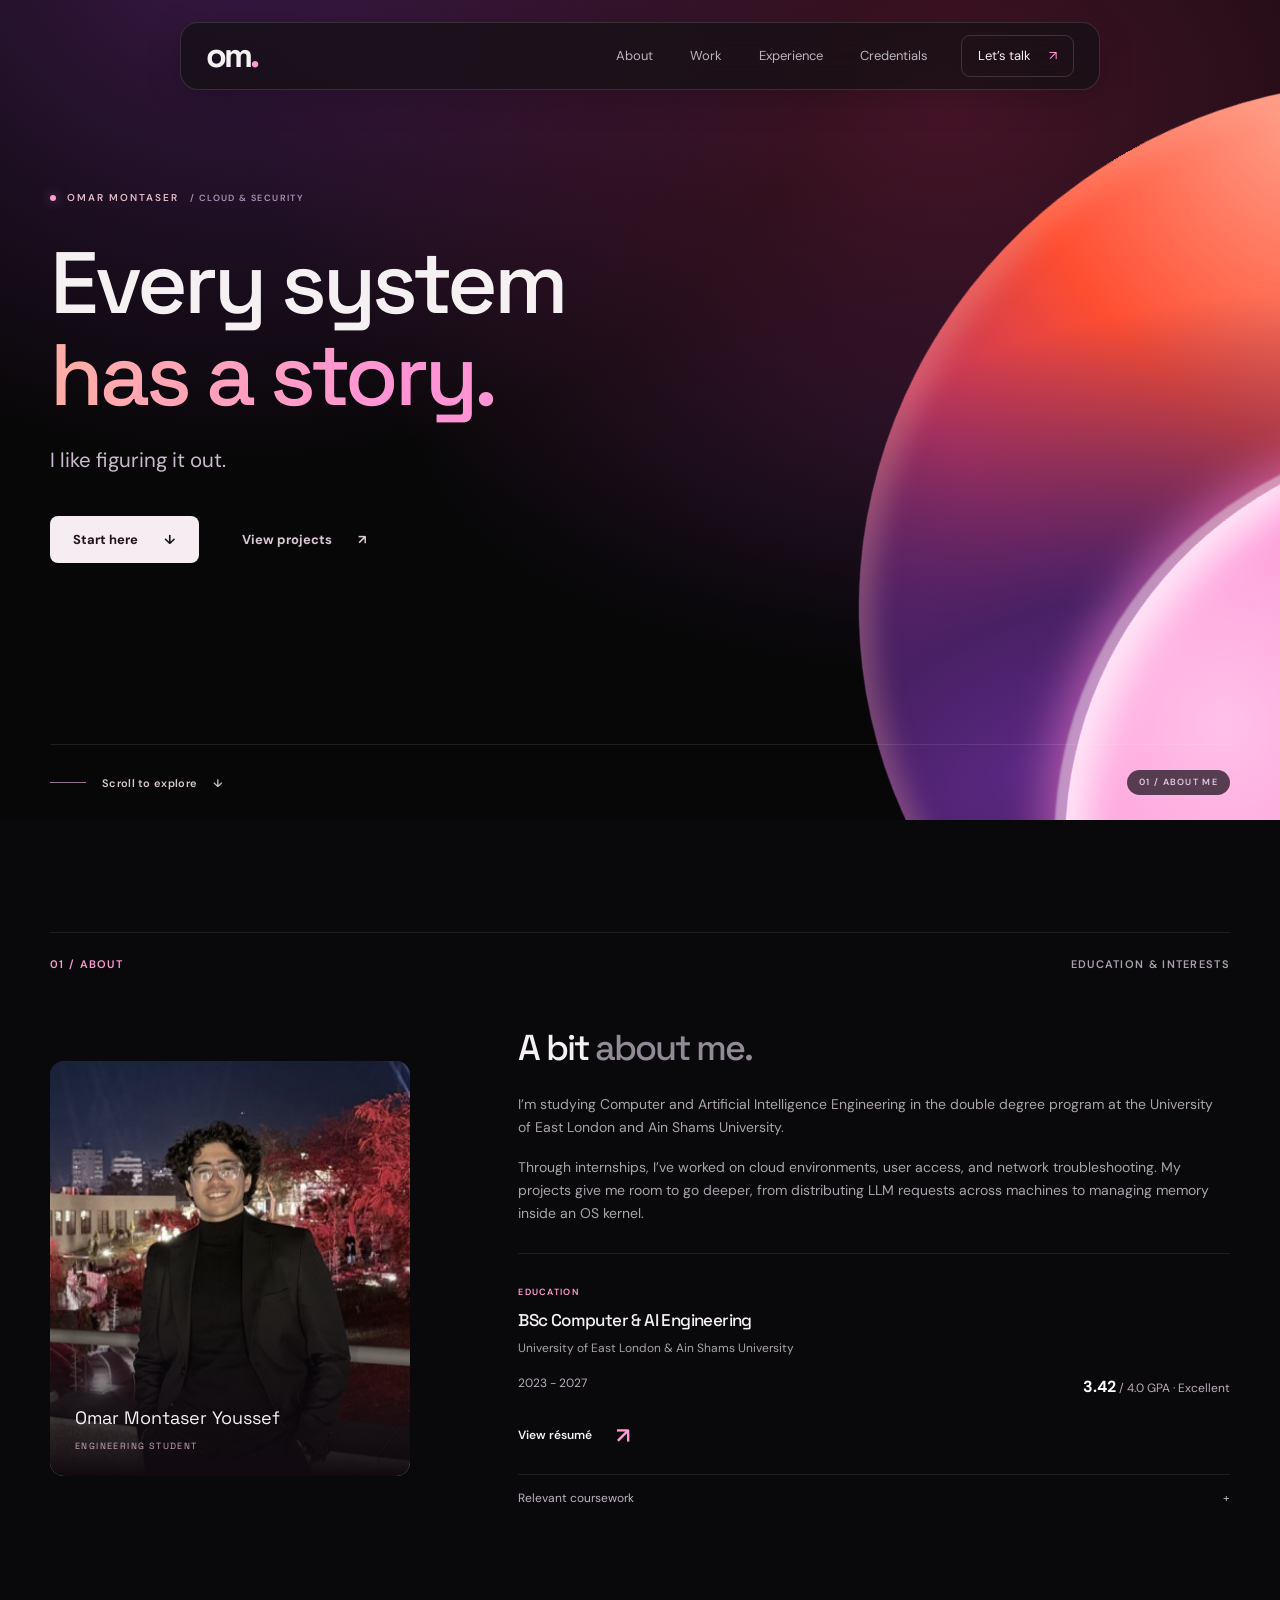
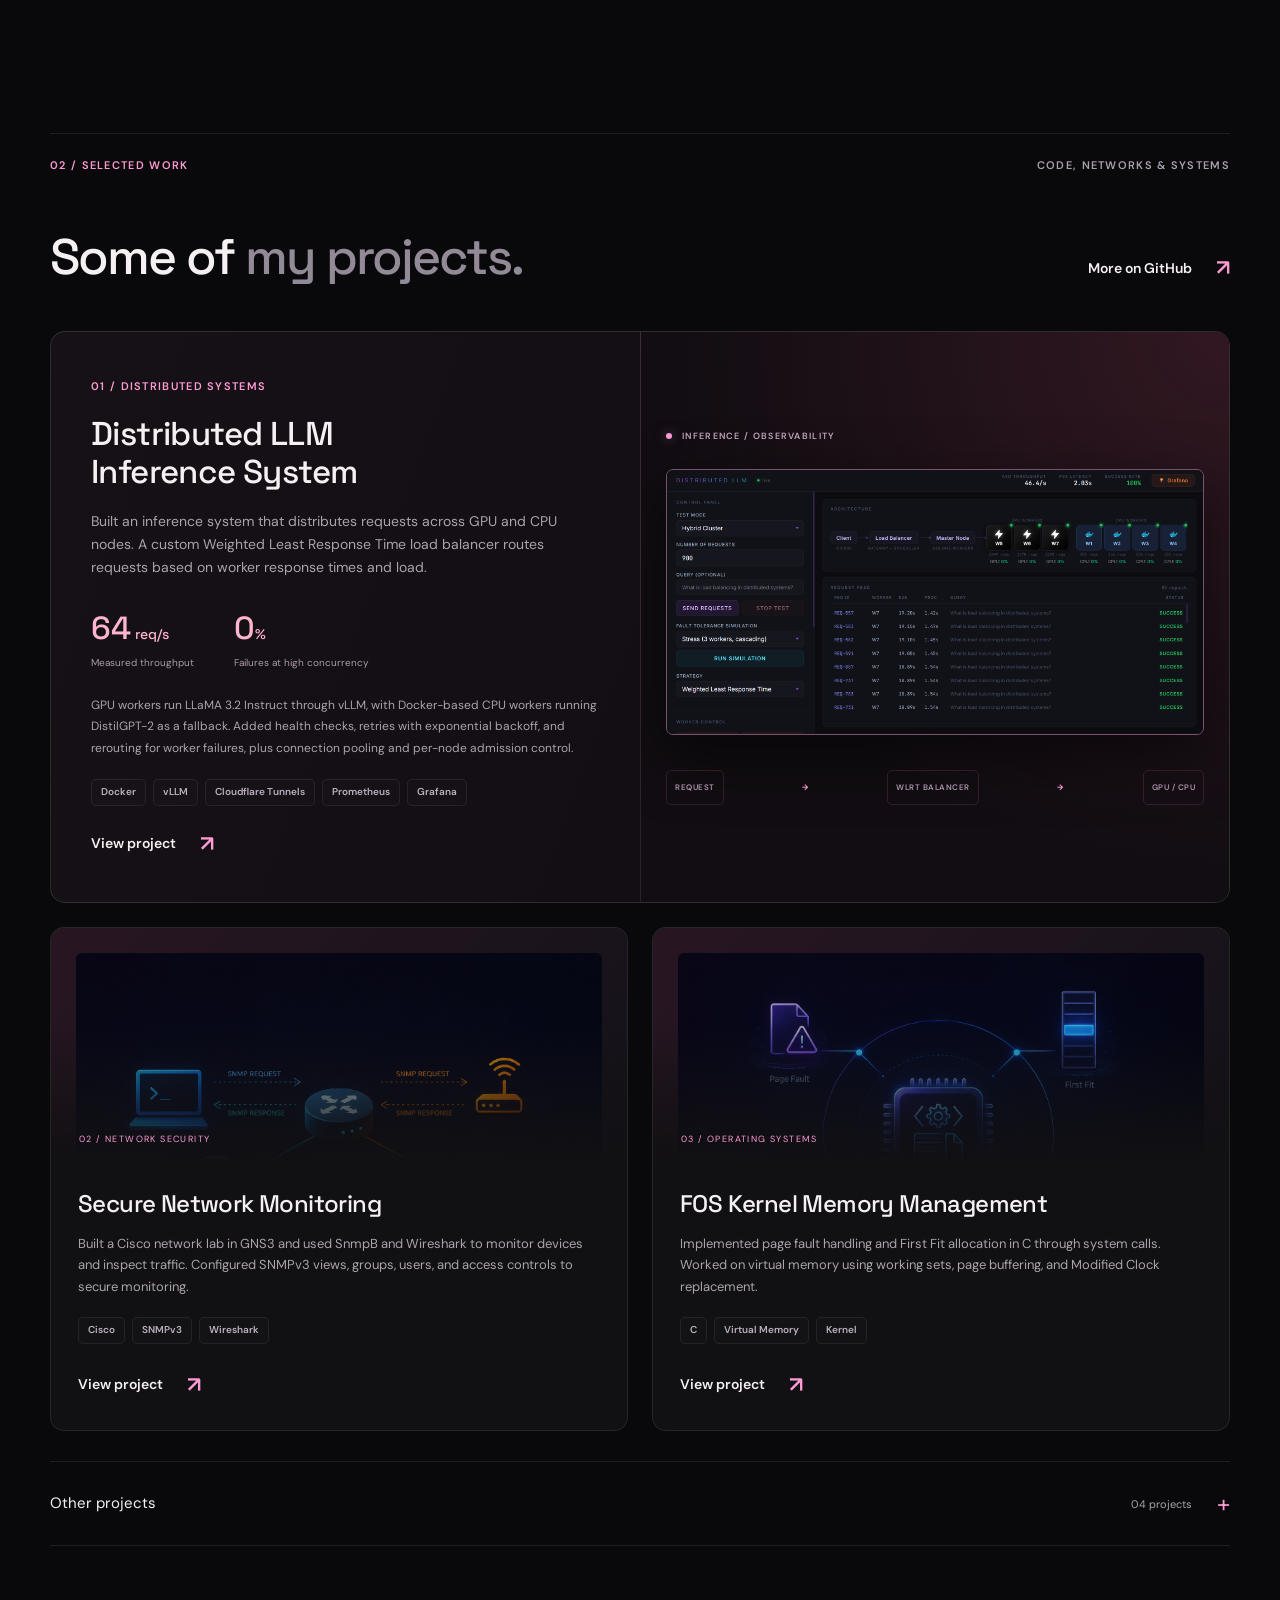
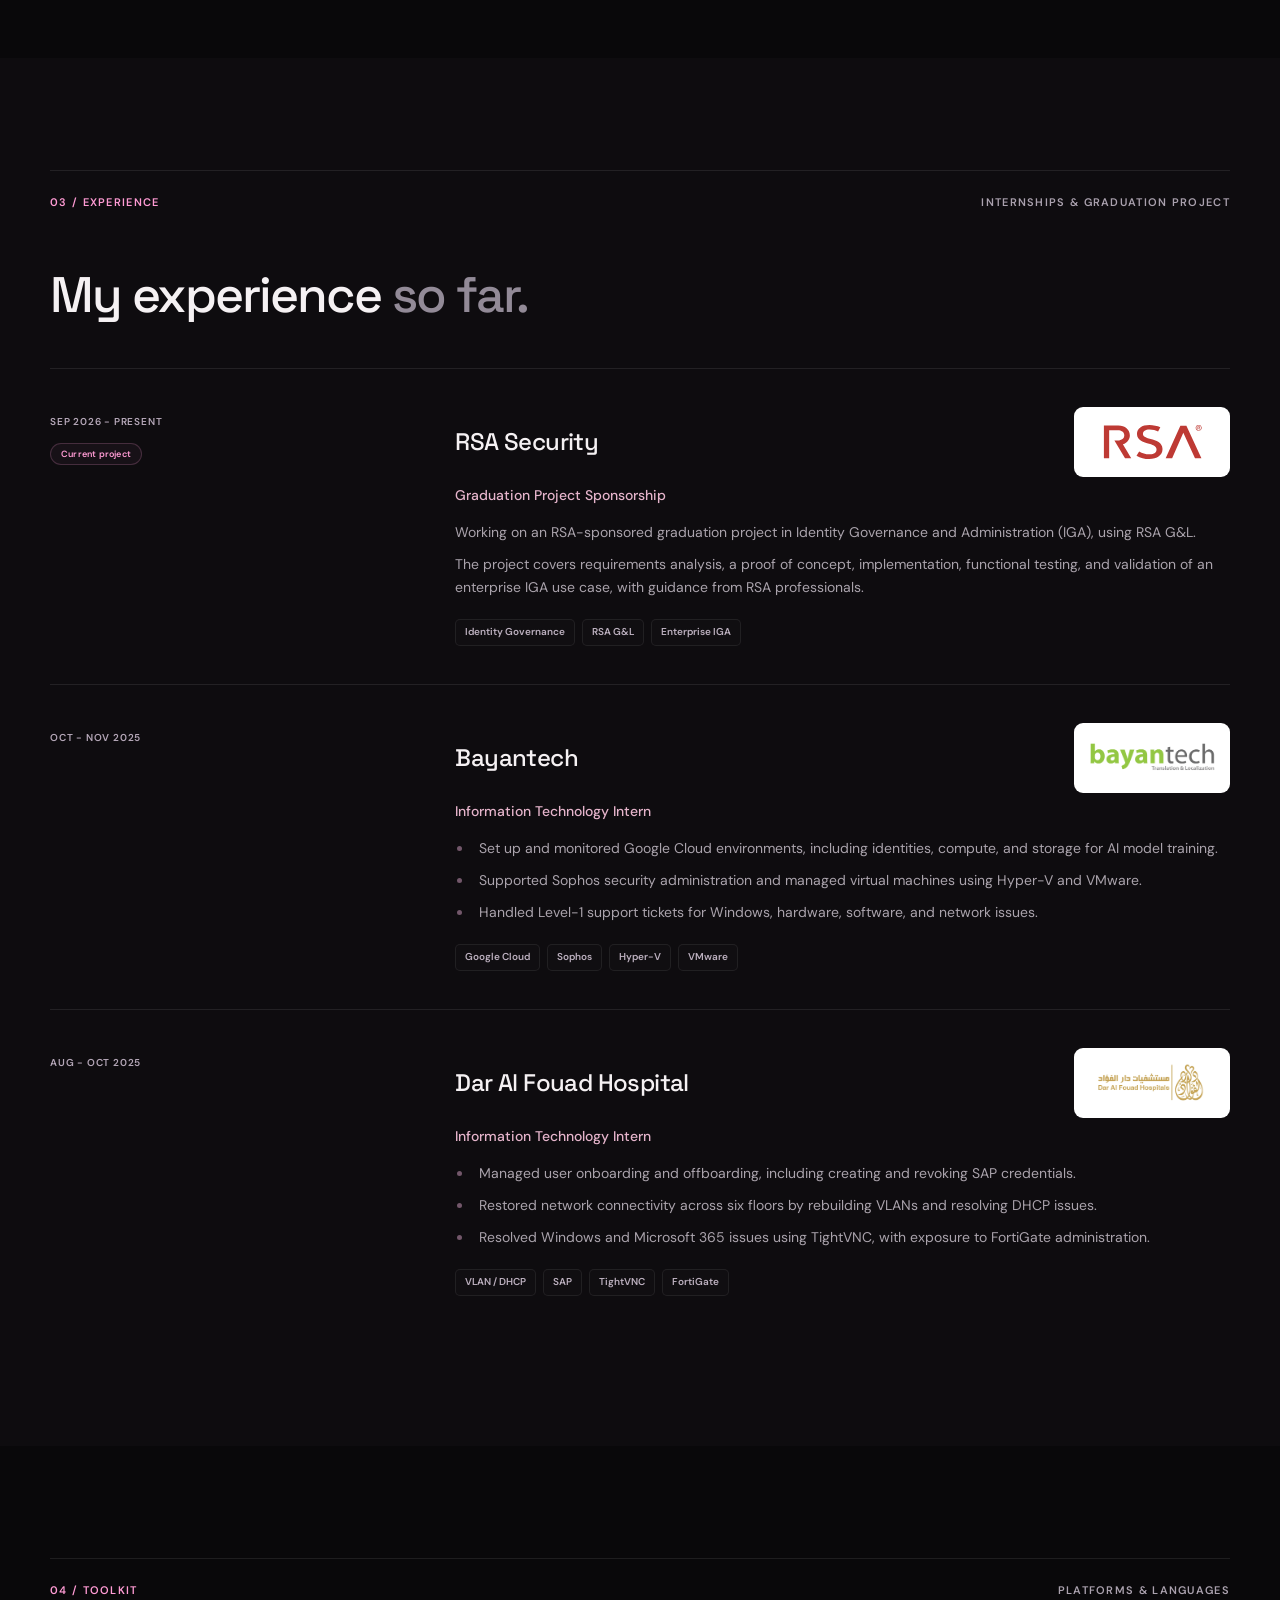
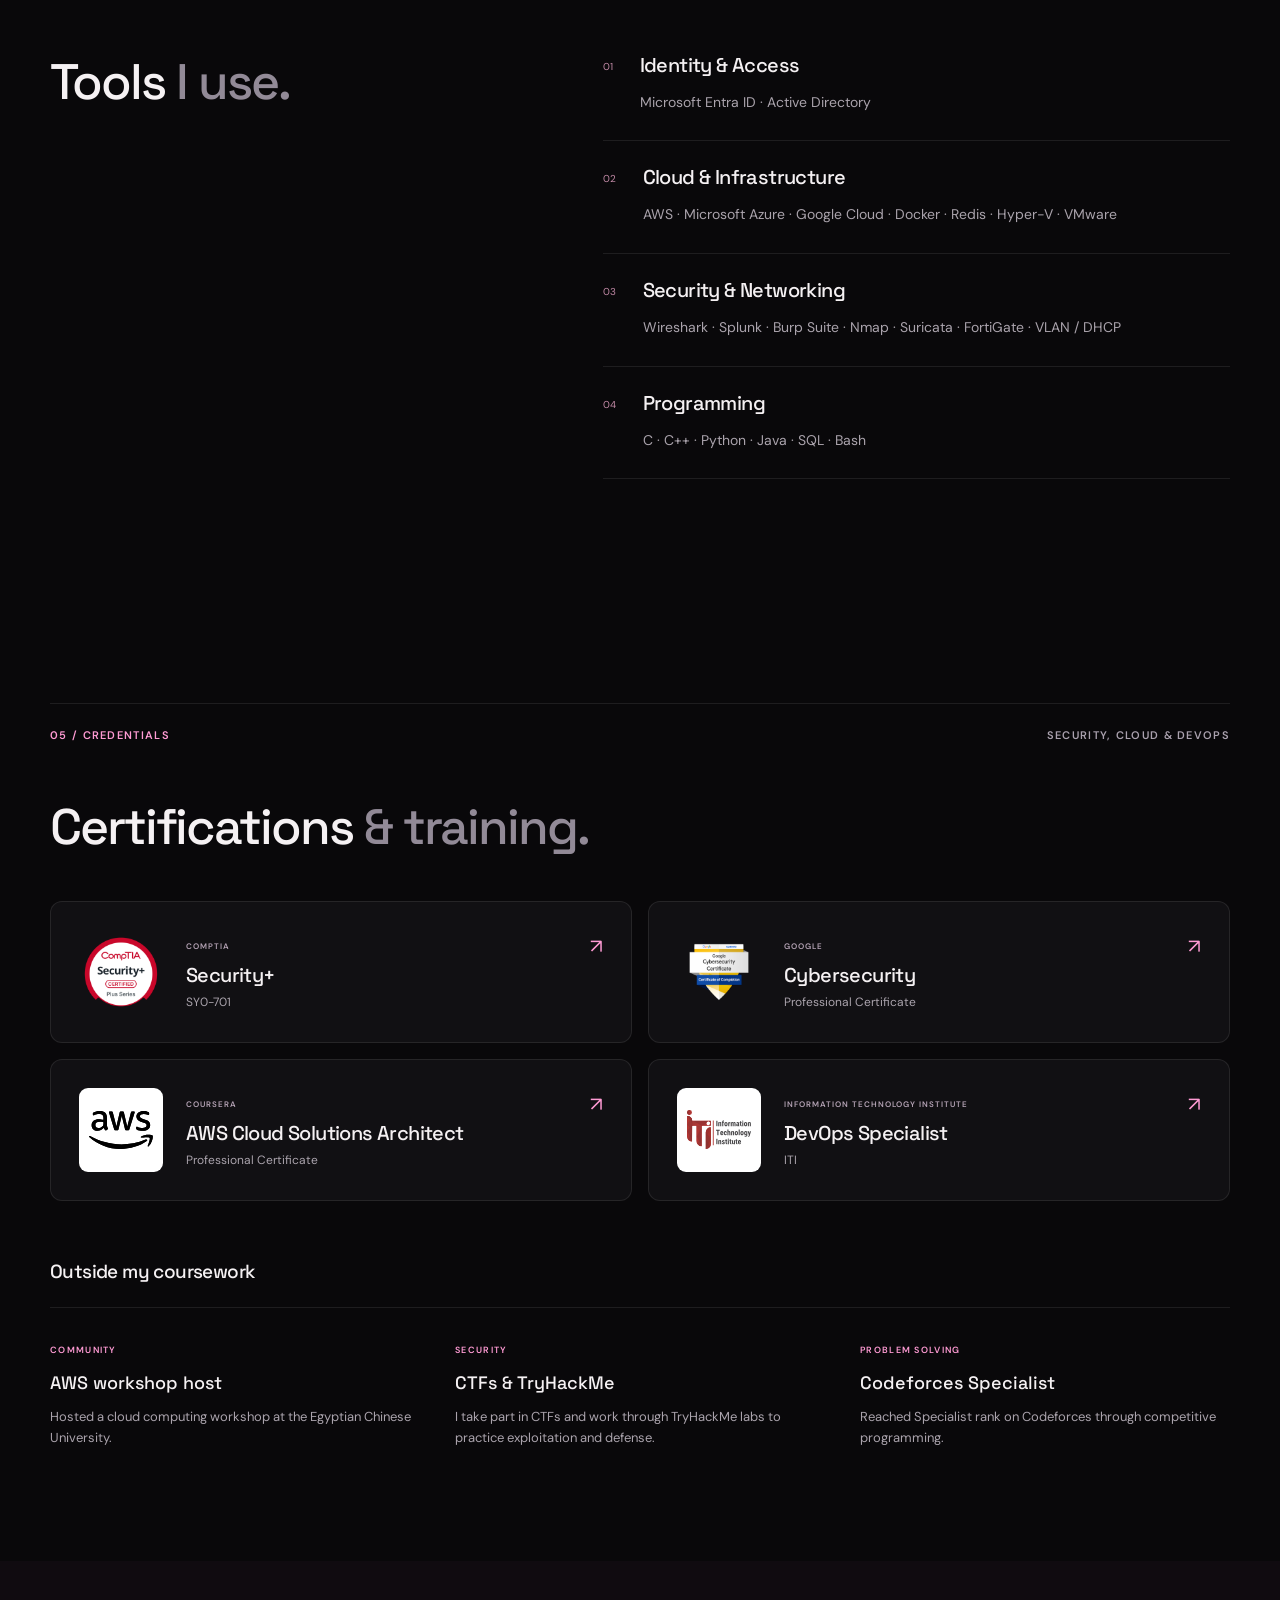
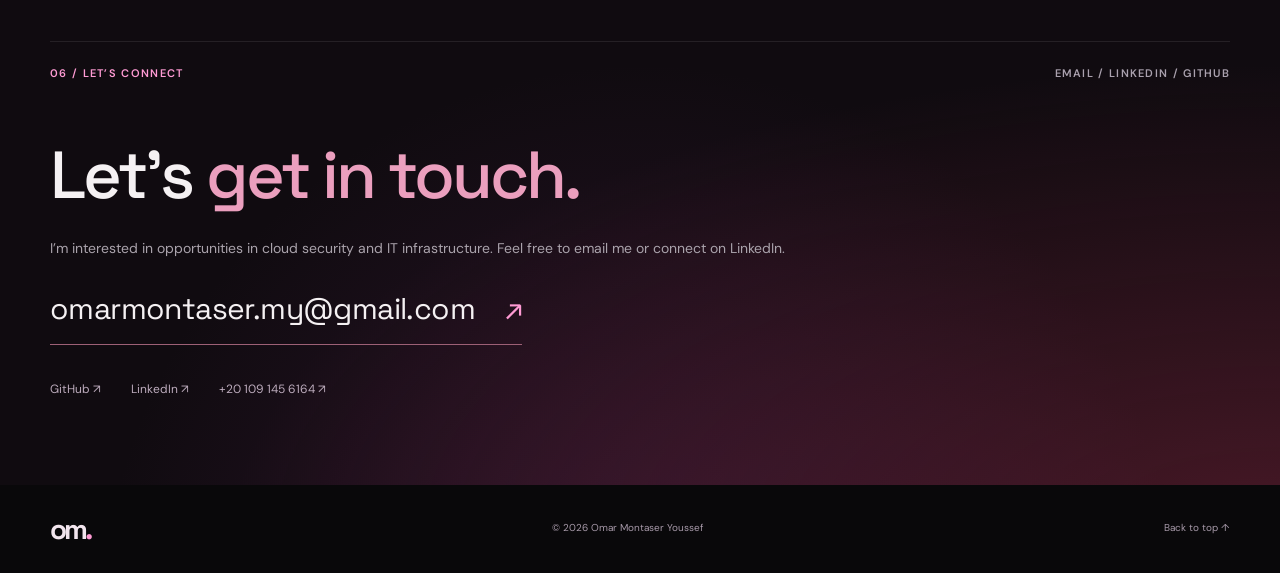
<file: index.html>
<!DOCTYPE html>
<html lang="en">
<head>
<meta charset="UTF-8">
<meta name="viewport" content="width=device-width, initial-scale=1">
<meta name="theme-color" content="#09080a">
<meta name="description" content="Omar Montaser Youssef, a Computer and AI Engineering student interested in cloud security, identity, and IT infrastructure.">

<title>Omar Montaser - Cloud, Security & Systems</title>
<link rel="icon" href="images/favicon.svg" type="image/svg+xml">
<link rel="stylesheet" href="fonts/fonts.css">
<link rel="stylesheet" href="style.css">
<script src="script.js" defer></script>
</head>
<body>
<a class="skip-link" href="#main">Skip to content</a>
<header class="navbar"><a class="wordmark" href="#home" aria-label="Omar Montaser, home">om<span>.</span></a><button class="menu-toggle" aria-expanded="false" aria-controls="navigation">Menu <span aria-hidden="true">☰</span></button>
<nav id="navigation" aria-label="Main navigation"><a href="#about">About</a><a href="#projects">Work</a><a href="#experience">Experience</a><a href="#credentials">Credentials</a><a href="#contact" class="nav-contact">Let’s talk <span aria-hidden="true">↗</span></a></nav>
</header>
<main id="main">
<section class="hero" id="home" aria-labelledby="hero-title">
<div class="hero-art" aria-hidden="true">
<div class="aurora"></div>
<div class="orbit orbit-one"></div>
<div class="orbit orbit-two"></div>
</div>
<div class="container hero-content">
<p class="eyebrow"><span class="status-dot"></span> OMAR MONTASER <span class="hero-discipline">/ CLOUD & SECURITY</span></p>
<h1 id="hero-title">Every system<br><span>has a story.</span></h1>
<p class="hero-hook">I like figuring it out.</p>
<div class="hero-actions">
<a href="#about" class="button button-primary">Start here <span aria-hidden="true">↓</span></a>
<a href="#projects" class="button button-text">View projects <span aria-hidden="true">↗</span></a>
</div>
</div>
<div class="container hero-bottom">
<a class="scroll-cue" href="#about"><span class="scroll-track" aria-hidden="true"></span>Scroll to explore <span aria-hidden="true">↓</span></a>
<span class="hero-index" aria-hidden="true">01 / ABOUT ME</span>
</div>
</section>
<section id="about" class="section container">
<div class="section-label"><span>01 / ABOUT</span><span>EDUCATION & INTERESTS</span></div>
<div class="about-grid">
<div class="portrait reveal"><img src="images/me.jpeg" alt="Omar Montaser Youssef" width="600" height="750" loading="lazy">
<div class="portrait-caption">Omar Montaser Youssef <span>ENGINEERING STUDENT</span></div>
</div>
<div class="about-copy reveal">
<h2>A bit <span class="muted">about me.</span></h2>
<p>I’m studying Computer and Artificial Intelligence Engineering in the double degree program at the University of East London and Ain Shams University.</p>
<p>Through internships, I’ve worked on cloud environments, user access, and network troubleshooting. My projects give me room to go deeper, from distributing LLM requests across machines to managing memory inside an OS kernel.</p>
<div class="education">
<div><span class="micro">EDUCATION</span>
<h3>BSc Computer & AI Engineering</h3>
<p>University of East London & Ain Shams University</p>
</div>
<div class="education-stats"><span>2023 - 2027</span><span><strong>3.42</strong> / 4.0 GPA · Excellent</span></div>
</div>
<a class="text-link resume-link" href="resume.html">View résumé <span aria-hidden="true">↗</span></a>
<details class="courses">
<summary>Relevant coursework <span aria-hidden="true">+</span></summary>
<p>Distributed Computing · Network Operations and Management · Design of Operating Systems · Computer Networking · Internet of Things · Machine Learning · Advanced Algorithms and Complexity · Software Testing · Database Systems Design</p>
</details>
</div>
</div>
</section>
<section id="projects" class="section container">
<div class="section-label"><span>02 / SELECTED WORK</span><span>CODE, NETWORKS & SYSTEMS</span></div>
<div class="section-heading reveal">
<h2>Some of <span class="muted">my projects.</span></h2>
<a class="text-link" href="https://github.com/Omar-Montaser" target="_blank" rel="noopener noreferrer">More on GitHub <span aria-hidden="true">↗</span></a></div>
<article class="project-feature reveal">
<div class="feature-copy"><span class="micro pink">01 / DISTRIBUTED SYSTEMS</span>
<h3>Distributed LLM<br>Inference System</h3>
<p>Built an inference system that distributes requests across GPU and CPU nodes. A custom Weighted Least Response Time load balancer routes requests based on worker response times and load.</p>
<div class="project-metrics">
<div><strong>64<span> req/s</span></strong><span>Measured throughput</span></div>
<div><strong>0<span>%</span></strong><span>Failures at high concurrency</span></div>
</div>
<p class="project-detail">GPU workers run LLaMA 3.2 Instruct through vLLM, with Docker-based CPU workers running DistilGPT-2 as a fallback. Added health checks, retries with exponential backoff, and rerouting for worker failures, plus connection pooling and per-node admission control.</p>
<div class="tags"><span>Docker</span><span>vLLM</span><span>Cloudflare Tunnels</span><span>Prometheus</span><span>Grafana</span></div>
<a class="text-link" href="https://github.com/Omar-Montaser/Distributed-LLM" target="_blank" rel="noopener noreferrer">View project <span aria-hidden="true">↗</span></a></div>
<div class="feature-visual">
<div class="visual-header"><span class="status-dot"></span> INFERENCE / OBSERVABILITY</div>
<img src="images/distributed-llm.png.png" alt="Distributed LLM system monitoring dashboard" loading="lazy" width="900" height="600">
<div class="architecture" aria-label="Request flow: request to WLRT load balancer to GPU and CPU workers"><span>REQUEST</span><b>→</b><span>WLRT BALANCER</span><b>→</b><span>GPU / CPU</span></div>
</div>
</article>
<div class="project-grid">
<article class="project-card reveal">
<div class="project-image"><img src="images/snmpv3-monitoring.png" alt="Cisco SNMPv3 monitoring lab" loading="lazy" width="800" height="450"><span>02 / NETWORK SECURITY</span></div>
<div class="project-body">
<h3>Secure Network Monitoring</h3>
<p>Built a Cisco network lab in GNS3 and used SnmpB and Wireshark to monitor devices and inspect traffic. Configured SNMPv3 views, groups, users, and access controls to secure monitoring.</p>
<div class="tags"><span>Cisco</span><span>SNMPv3</span><span>Wireshark</span></div>
<a class="text-link" href="https://github.com/Omar-Montaser/Secure-SNMPv3-Network-Monitoring" target="_blank" rel="noopener noreferrer">View project <span aria-hidden="true">↗</span></a></div>
</article>
<article class="project-card reveal">
<div class="project-image"><img src="images/fos-memory.png" alt="FOS kernel memory management project" loading="lazy" width="800" height="450"><span>03 / OPERATING SYSTEMS</span></div>
<div class="project-body">
<h3>FOS Kernel Memory Management</h3>
<p>Implemented page fault handling and First Fit allocation in C through system calls. Worked on virtual memory using working sets, page buffering, and Modified Clock replacement.</p>
<div class="tags"><span>C</span><span>Virtual Memory</span><span>Kernel</span></div>
<a class="text-link" href="https://github.com/Omar-Montaser/OS-Project" target="_blank" rel="noopener noreferrer">View project <span aria-hidden="true">↗</span></a></div>
</article>
</div>
<details class="more-projects">
<summary>Other projects <span>04 projects <b aria-hidden="true">+</b></span></summary>
<div class="archive-grid"><a href="https://github.com/Omar-Montaser/Smart-Home-Intrusion-Detection" target="_blank" rel="noopener noreferrer"><span class="micro">IOT / CISCO PACKET TRACER</span>
<h3>Home Intrusion Detection <span aria-hidden="true">↗</span></h3>
<p>Connected sensors, smart locks, sirens, and cameras with 15+ automation rules.</p>
</a><a href="https://github.com/Omar-Montaser/Air-Gym" target="_blank" rel="noopener noreferrer"><span class="micro">JAVA / SQL SERVER</span>
<h3>Air Gym <span aria-hidden="true">↗</span></h3>
<p>JavaFX gym management with hashing, parameterized queries, and transactional control.</p>
</a><a href="https://github.com/Omar-Montaser/Google-Cybersecurity" target="_blank" rel="noopener noreferrer"><span class="micro">SECURITY / HANDS-ON LABS</span>
<h3>Cybersecurity Projects <span aria-hidden="true">↗</span></h3>
<p>Vulnerability assessment, incident response, AAA frameworks, and NIST CSF.</p>
</a><a href="https://github.com/Omar-Montaser/Social-Sphere" target="_blank" rel="noopener noreferrer"><span class="micro">C++ / GRAPH ALGORITHMS</span>
<h3>Social Sphere <span aria-hidden="true">↗</span></h3>
<p>A social network simulation with BFS, DFS, and Graphviz visualizations.</p>
</a></div>
</details>
</section>
<section id="experience" class="section experience-section">
<div class="container">
<div class="section-label"><span>03 / EXPERIENCE</span><span>INTERNSHIPS & GRADUATION PROJECT</span></div>
<div class="section-heading reveal">
<h2>My experience <span class="muted">so far.</span></h2>
</div>
<div class="experience-list">
<article class="experience-row reveal">
<div class="experience-date">SEP 2026 - PRESENT<span class="current-badge">Current project</span></div>
<div>
<div class="company">
<h3>RSA Security</h3>
<span class="company-logo company-logo-rsa"><img src="images/logos/rsa.svg" alt="RSA logo" width="154" height="56" loading="lazy"></span></div>
<h4>Graduation Project Sponsorship</h4>
<p>Working on an RSA-sponsored graduation project in Identity Governance and Administration (IGA), using RSA G&amp;L.</p>
<p>The project covers requirements analysis, a proof of concept, implementation, functional testing, and validation of an enterprise IGA use case, with guidance from RSA professionals.</p>
<div class="tags"><span>Identity Governance</span><span>RSA G&amp;L</span><span>Enterprise IGA</span></div>
</div>
</article>
<article class="experience-row reveal">
<div class="experience-date">OCT - NOV 2025</div>
<div>
<div class="company">
<h3>Bayantech</h3>
<span class="company-logo"><img src="images/logos/bayantech.png" alt="Bayantech logo" width="2560" height="753" loading="lazy"></span></div>
<h4>Information Technology Intern</h4>
<ul>
<li>Set up and monitored Google Cloud environments, including identities, compute, and storage for AI model training.</li>
<li>Supported Sophos security administration and managed virtual machines using Hyper-V and VMware.</li>
<li>Handled Level-1 support tickets for Windows, hardware, software, and network issues.</li>
</ul>
<div class="tags"><span>Google Cloud</span><span>Sophos</span><span>Hyper-V</span><span>VMware</span></div>
</div>
</article>
<article class="experience-row reveal">
<div class="experience-date">AUG - OCT 2025</div>
<div>
<div class="company">
<h3>Dar Al Fouad Hospital</h3>
<span class="company-logo company-logo-dar"><img src="images/logos/dar-al-fouad.png" alt="Dar Al Fouad Hospitals logo" width="600" height="290" loading="lazy"></span></div>
<h4>Information Technology Intern</h4>
<ul>
<li>Managed user onboarding and offboarding, including creating and revoking SAP credentials.</li>
<li>Restored network connectivity across six floors by rebuilding VLANs and resolving DHCP issues.</li>
<li>Resolved Windows and Microsoft 365 issues using TightVNC, with exposure to FortiGate administration.</li>
</ul>
<div class="tags"><span>VLAN / DHCP</span><span>SAP</span><span>TightVNC</span><span>FortiGate</span></div>
</div>
</article>
</div>
</div>
</section>
<section id="skills" class="section container">
<div class="section-label"><span>04 / TOOLKIT</span><span>PLATFORMS & LANGUAGES</span></div>
<div class="toolkit-grid">
<h2 class="reveal">Tools <span class="muted">I use.</span></h2>
<div class="skill-list">
<div class="skill-row reveal"><span class="skill-number">01</span>
<div>
<h3>Identity & Access</h3>
<p>Microsoft Entra ID · Active Directory</p>
</div>
</div>
<div class="skill-row reveal"><span class="skill-number">02</span>
<div>
<h3>Cloud & Infrastructure</h3>
<p>AWS · Microsoft Azure · Google Cloud · Docker · Redis · Hyper-V · VMware</p>
</div>
</div>
<div class="skill-row reveal"><span class="skill-number">03</span>
<div>
<h3>Security & Networking</h3>
<p>Wireshark · Splunk · Burp Suite · Nmap · Suricata · FortiGate · VLAN / DHCP</p>
</div>
</div>
<div class="skill-row reveal"><span class="skill-number">04</span>
<div>
<h3>Programming</h3>
<p>C · C++ · Python · Java · SQL · Bash</p>
</div>
</div>
</div>
</div>
</section>
<section id="credentials" class="section container">
<div class="section-label"><span>05 / CREDENTIALS</span><span>SECURITY, CLOUD & DEVOPS</span></div>
<div class="section-heading reveal">
<h2>Certifications <span class="muted">& training.</span></h2>
</div>
<div class="credential-grid"><a class="credential reveal" href="https://www.credly.com/badges/a7dc68b7-4766-4484-9fe4-15aeb17255ff/public_url" target="_blank" rel="noopener noreferrer"><span class="credential-logo"><img src="images/logos/comptia-security.png" alt="CompTIA Security+ badge" width="512" height="512" loading="lazy"></span>
<div><span class="micro">COMPTIA</span>
<h3>Security+</h3>
<p>SY0-701</p>
</div>
<span class="credential-arrow" aria-hidden="true">↗</span></a><a class="credential reveal" href="https://www.credly.com/badges/4d84c1ea-6ae5-45b9-996c-68eed65dd0c3/public_url" target="_blank" rel="noopener noreferrer"><span class="credential-logo"><img src="images/logos/google-cybersecurity.png" alt="Google Cybersecurity certificate badge" width="512" height="512" loading="lazy"></span>
<div><span class="micro">GOOGLE</span>
<h3>Cybersecurity</h3>
<p>Professional Certificate</p>
</div>
<span class="credential-arrow" aria-hidden="true">↗</span></a><a class="credential reveal" href="https://www.coursera.org/account/accomplishments/specialization/IOQX2QNQCBID" target="_blank" rel="noopener noreferrer"><span class="credential-logo credential-logo-light"><img src="images/logos/aws.svg" alt="Amazon Web Services logo" width="109" height="64" loading="lazy"></span>
<div><span class="micro">COURSERA</span>
<h3>AWS Cloud Solutions Architect</h3>
<p>Professional Certificate</p>
</div>
<span class="credential-arrow" aria-hidden="true">↗</span></a><a class="credential reveal" href="https://drive.google.com/file/d/16lzeL3-_HWQsIWWJLamqDMlxIcp4n2BW/view?usp=sharing" target="_blank" rel="noopener noreferrer"><span class="credential-logo credential-logo-light"><img src="images/logos/iti.svg" alt="Information Technology Institute logo" width="197" height="120" loading="lazy"></span>
<div><span class="micro">INFORMATION TECHNOLOGY INSTITUTE</span>
<h3>DevOps Specialist</h3>
<p>ITI</p>
</div>
<span class="credential-arrow" aria-hidden="true">↗</span></a></div>
<div class="beyond">
<h3>Outside my coursework</h3>
<div class="beyond-grid">
<article><span class="micro pink">COMMUNITY</span>
<h4>AWS workshop host</h4>
<p>Hosted a cloud computing workshop at the Egyptian Chinese University.</p>
</article>
<article><span class="micro pink">SECURITY</span>
<h4>CTFs & TryHackMe</h4>
<p>I take part in CTFs and work through TryHackMe labs to practice exploitation and defense.</p>
</article>
<article><span class="micro pink">PROBLEM SOLVING</span>
<h4>Codeforces Specialist</h4>
<p>Reached Specialist rank on Codeforces through competitive programming.</p>
</article>
</div>
</div>
</section>
<section id="contact" class="contact-section">
<div class="contact-glow" aria-hidden="true"></div>
<div class="container contact-content reveal">
<div class="section-label"><span>06 / LET’S CONNECT</span><span>EMAIL / LINKEDIN / GITHUB</span></div>
<h2>Let’s <span>get in touch.</span></h2>
<p>I’m interested in opportunities in cloud security and IT infrastructure. Feel free to email me or connect on LinkedIn.</p>
<a class="email-link" href="mailto:omarmontaser.my@gmail.com">omarmontaser.my@gmail.com <span aria-hidden="true">↗</span></a>
<div class="contact-links"><a href="https://github.com/Omar-Montaser" target="_blank" rel="noopener noreferrer">GitHub ↗</a><a href="https://linkedin.com/in/omar-montaser-b61245306" target="_blank" rel="noopener noreferrer">LinkedIn ↗</a><a href="tel:+201091456164">+20 109 145 6164 ↗</a></div>
</div>
</section>
</main>
<footer class="container footer"><a class="wordmark" href="#home" aria-label="Back to top">om<span>.</span></a><span>© <span id="year">2026</span> Omar Montaser Youssef</span><a href="#home">Back to top ↑</a></footer>
</body>
</html>
</file>
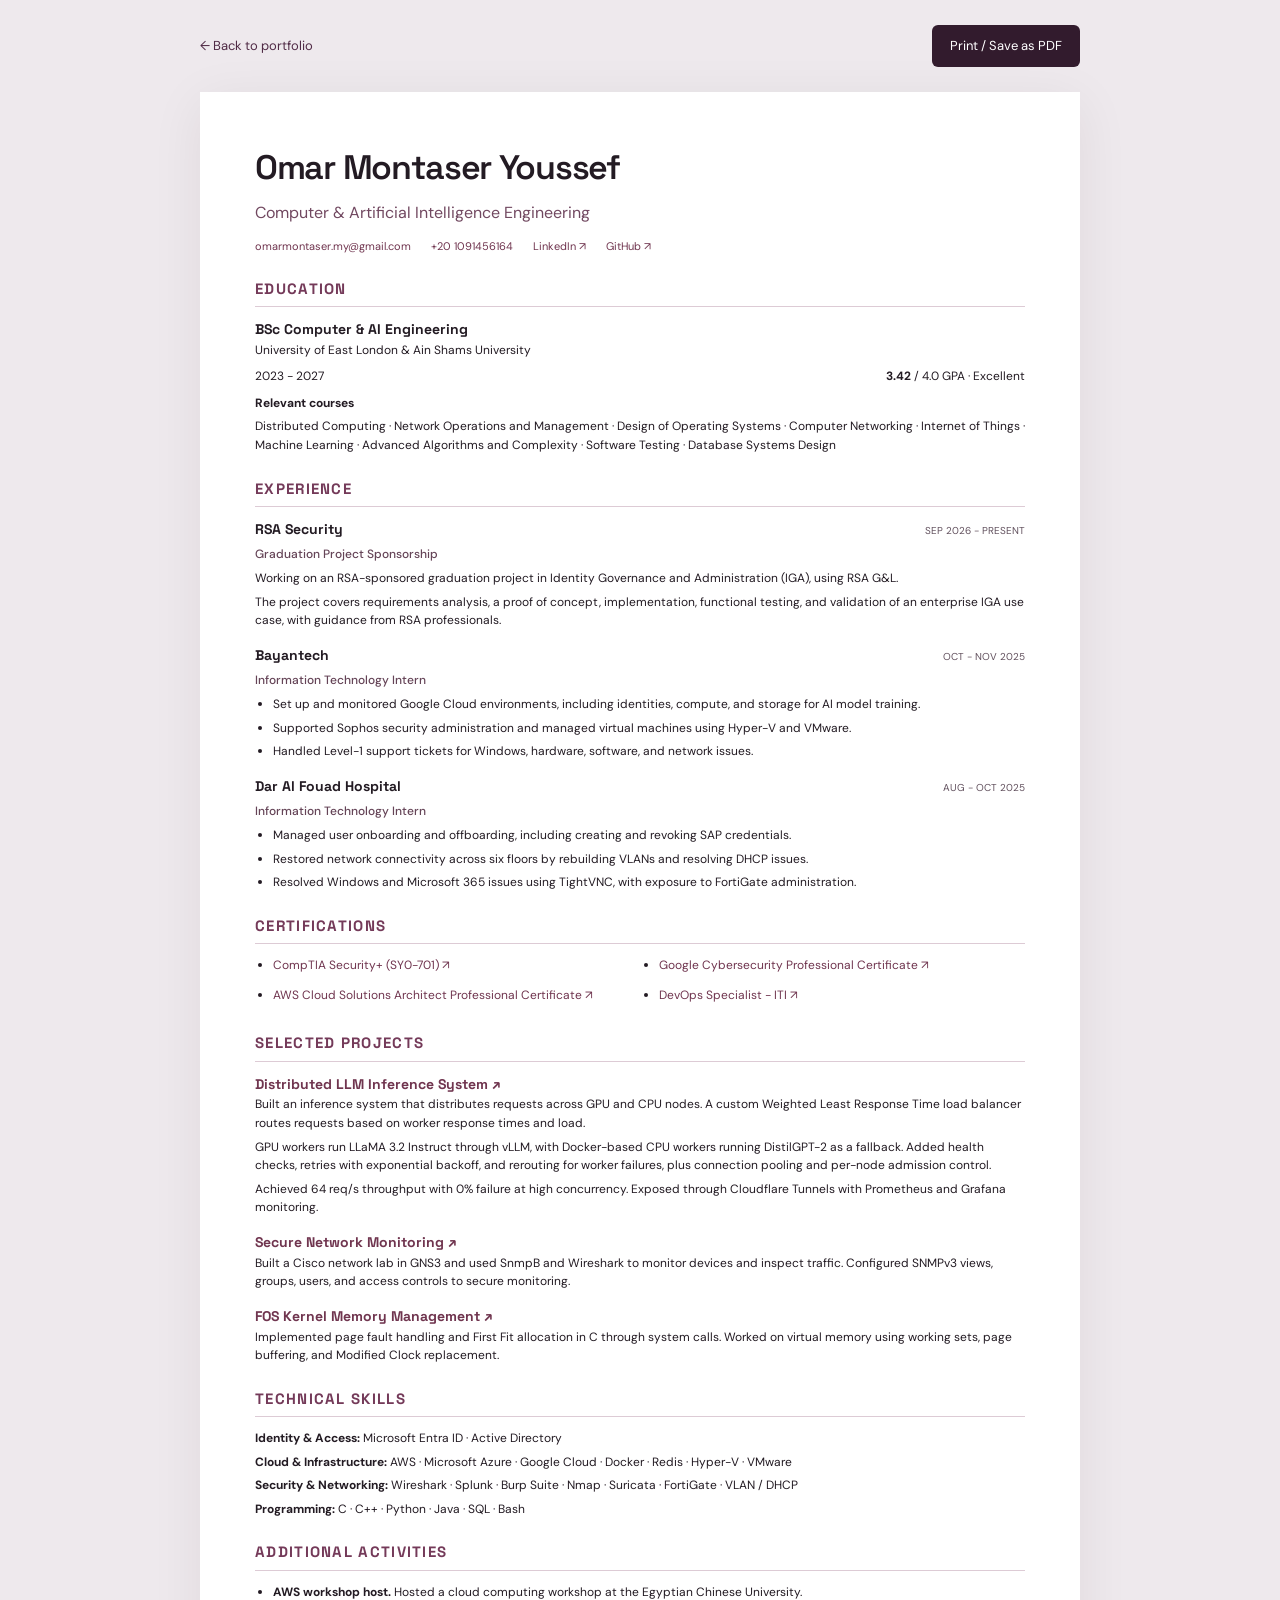
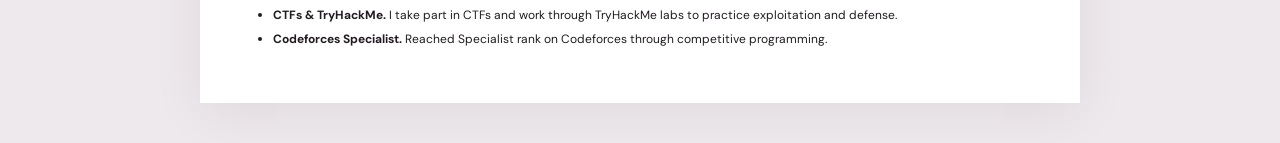
<file: resume.html>
<!DOCTYPE html>
<html lang="en">
<head><meta charset="utf-8">
<meta name="viewport" content="width=device-width, initial-scale=1">
<title>Omar Montaser Youssef - Résumé</title><link rel="stylesheet" href="fonts/fonts.css">
<link rel="stylesheet" href="resume.css">
<script src="resume.js" defer></script></head>
<body>
<div class="toolbar"><a href="index.html#about">← Back to portfolio</a><button type="button" id="print">Print / Save as PDF</button></div>
<main>
<header>
<h1>Omar Montaser Youssef</h1>
<p>Computer & Artificial Intelligence Engineering</p>
<div class="contact"><a href="mailto:omarmontaser.my@gmail.com">omarmontaser.my@gmail.com</a><a href="tel:+201091456164">+20 1091456164</a><a href="https://linkedin.com/in/omar-montaser-b61245306">LinkedIn ↗</a><a href="https://github.com/Omar-Montaser">GitHub ↗</a></div>
</header>
<section>
<h2>Education</h2>
<div><span class="micro">EDUCATION</span>
<h3>BSc Computer &amp; AI Engineering</h3>
<p>University of East London &amp; Ain Shams University</p>
</div>
<div class="education-stats"><span>2023 - 2027</span><span><strong>3.42</strong> / 4.0 GPA · Excellent</span></div>
<p><strong>Relevant courses</strong></p>
<p>Distributed Computing · Network Operations and Management · Design of Operating Systems · Computer Networking · Internet of Things · Machine Learning · Advanced Algorithms and Complexity · Software Testing · Database Systems Design</p>
</section>
<section>
<h2>Experience</h2>
<article>
<div class="entry-heading">
<h3>RSA Security</h3>
<span>SEP 2026 - PRESENT</span></div>
<h4>Graduation Project Sponsorship</h4>
<p>Working on an RSA-sponsored graduation project in Identity Governance and Administration (IGA), using RSA G&amp;L.</p>
<p>The project covers requirements analysis, a proof of concept, implementation, functional testing, and validation of an enterprise IGA use case, with guidance from RSA professionals.</p>
</article>
<article>
<div class="entry-heading">
<h3>Bayantech</h3>
<span>OCT - NOV 2025</span></div>
<h4>Information Technology Intern</h4>
<ul>
<li>Set up and monitored Google Cloud environments, including identities, compute, and storage for AI model training.</li>
<li>Supported Sophos security administration and managed virtual machines using Hyper-V and VMware.</li>
<li>Handled Level-1 support tickets for Windows, hardware, software, and network issues.</li>
</ul>
</article>
<article>
<div class="entry-heading">
<h3>Dar Al Fouad Hospital</h3>
<span>AUG - OCT 2025</span></div>
<h4>Information Technology Intern</h4>
<ul>
<li>Managed user onboarding and offboarding, including creating and revoking SAP credentials.</li>
<li>Restored network connectivity across six floors by rebuilding VLANs and resolving DHCP issues.</li>
<li>Resolved Windows and Microsoft 365 issues using TightVNC, with exposure to FortiGate administration.</li>
</ul>
</article>
</section>
<section>
<h2>Certifications</h2>
<ul class="certificates">
<li><a href="https://www.credly.com/badges/a7dc68b7-4766-4484-9fe4-15aeb17255ff/public_url">CompTIA Security+ (SY0-701) ↗</a></li>
<li><a href="https://www.credly.com/badges/4d84c1ea-6ae5-45b9-996c-68eed65dd0c3/public_url">Google Cybersecurity Professional Certificate ↗</a></li>
<li><a href="https://www.coursera.org/account/accomplishments/specialization/IOQX2QNQCBID">AWS Cloud Solutions Architect Professional Certificate ↗</a></li>
<li><a href="https://drive.google.com/file/d/16lzeL3-_HWQsIWWJLamqDMlxIcp4n2BW/view?usp=sharing">DevOps Specialist - ITI ↗</a></li>
</ul>
</section>
<section>
<h2>Selected projects</h2>
<article>
<h3><a href="https://github.com/Omar-Montaser/Distributed-LLM">Distributed LLM Inference System ↗</a></h3>
<p>Built an inference system that distributes requests across GPU and CPU nodes. A custom Weighted Least Response Time load balancer routes requests based on worker response times and load.</p>
<p class="project-detail">GPU workers run LLaMA 3.2 Instruct through vLLM, with Docker-based CPU workers running DistilGPT-2 as a fallback. Added health checks, retries with exponential backoff, and rerouting for worker failures, plus connection pooling and per-node admission control.</p>
<p>Achieved 64 req/s throughput with 0% failure at high concurrency. Exposed through Cloudflare Tunnels with Prometheus and Grafana monitoring.</p>
</article>
<article>
<h3><a href="https://github.com/Omar-Montaser/Secure-SNMPv3-Network-Monitoring">Secure Network Monitoring ↗</a></h3>
<p>Built a Cisco network lab in GNS3 and used SnmpB and Wireshark to monitor devices and inspect traffic. Configured SNMPv3 views, groups, users, and access controls to secure monitoring.</p>
</article>
<article>
<h3><a href="https://github.com/Omar-Montaser/OS-Project">FOS Kernel Memory Management ↗</a></h3>
<p>Implemented page fault handling and First Fit allocation in C through system calls. Worked on virtual memory using working sets, page buffering, and Modified Clock replacement.</p>
</article>
</section>
<section>
<h2>Technical skills</h2>
<p><strong>Identity &amp; Access:</strong> Microsoft Entra ID · Active Directory</p>
<p><strong>Cloud &amp; Infrastructure:</strong> AWS · Microsoft Azure · Google Cloud · Docker · Redis · Hyper-V · VMware</p>
<p><strong>Security &amp; Networking:</strong> Wireshark · Splunk · Burp Suite · Nmap · Suricata · FortiGate · VLAN / DHCP</p>
<p><strong>Programming:</strong> C · C++ · Python · Java · SQL · Bash</p>
</section>
<section>
<h2>Additional activities</h2>
<ul>
<li><strong>AWS workshop host.</strong> Hosted a cloud computing workshop at the Egyptian Chinese University.</li>
<li><strong>CTFs &amp; TryHackMe.</strong> I take part in CTFs and work through TryHackMe labs to practice exploitation and defense.</li>
<li><strong>Codeforces Specialist.</strong> Reached Specialist rank on Codeforces through competitive programming.</li>
</ul>
</section>
</main>
</body>
</html>
</file>
<file: fonts/fonts.css>
@font-face {
  font-family: 'DM Sans';
  font-style: normal;
  font-weight: 400;
  font-display: swap;
  src: url(./dm-sans-400.ttf) format('truetype');
}
@font-face {
  font-family: 'DM Sans';
  font-style: normal;
  font-weight: 500;
  font-display: swap;
  src: url(./dm-sans-500.ttf) format('truetype');
}
@font-face {
  font-family: 'DM Sans';
  font-style: normal;
  font-weight: 600;
  font-display: swap;
  src: url(./dm-sans-600.ttf) format('truetype');
}
@font-face {
  font-family: 'DM Sans';
  font-style: normal;
  font-weight: 700;
  font-display: swap;
  src: url(./dm-sans-700.ttf) format('truetype');
}
@font-face {
  font-family: 'Space Grotesk';
  font-style: normal;
  font-weight: 400;
  font-display: swap;
  src: url(./space-grotesk-400.ttf) format('truetype');
}
@font-face {
  font-family: 'Space Grotesk';
  font-style: normal;
  font-weight: 500;
  font-display: swap;
  src: url(./space-grotesk-500.ttf) format('truetype');
}
@font-face {
  font-family: 'Space Grotesk';
  font-style: normal;
  font-weight: 600;
  font-display: swap;
  src: url(./space-grotesk-600.ttf) format('truetype');
}
@font-face {
  font-family: 'Space Grotesk';
  font-style: normal;
  font-weight: 700;
  font-display: swap;
  src: url(./space-grotesk-700.ttf) format('truetype');
}
</file>
<file: style.css>
:root {
  color-scheme:dark;
  --bg:#09080a;
  --surface:#111013;
  --text:#f5f1f3;
  --muted:#aaa3ac;
  --line:#ffffff16;
  --pink:#ff9bd4;
  --coral:#ff604b;
  --heading:'Space Grotesk',sans-serif;
  --body:'DM Sans',sans-serif
}

* {
  box-sizing:border-box
}

html {
  scroll-behavior:smooth;
  scroll-padding-top:110px
}

body {
  margin:0;
  background:var(--bg);
  color:var(--text);
  font-family:var(--body);
  font-size:16px;
  line-height:1.65;
  -webkit-font-smoothing:antialiased
}

body.menu-open {
  overflow:hidden
}

a {
  color:inherit;
  text-decoration:none
}

button {
  font:inherit
}

img {
  max-width:100%;
  display:block
}

h1,h2,h3,h4,p {
  margin:0
}

h1,h2,h3,h4 {
  line-height:1.15;
  font-family:var(--heading);
  font-weight:500
}

p {
  color:var(--muted)
}

::selection {
  background:#ff9bd4;
  color:#130b13
}

:focus-visible {
  outline:2px solid var(--pink);
  outline-offset:6px;
  border-radius:3px
}

.container {
  width:min(1200px,calc(100% - 100px));
  margin-inline:auto
}

.section {
  padding-block:112px
}

.muted {
  color:#928a97
}

.pink {
  color:var(--pink)
}

.micro,.eyebrow,.section-label,.hero-bottom,.experience-date,.tags,.visual-header,.architecture {
  font-size:11px;
  letter-spacing:1.3px;
  font-weight:550
}

.section-label {
  display:flex;
  justify-content:space-between;
  gap:20px;
  color:#aaa1ae;
  border-top:1px solid var(--line);
  padding-top:22px;
  margin-bottom:55px
}

.section-label>span:first-child {
  color:var(--pink)
}

h2 {
  font-size:clamp(32px,3.9vw,51px);
  letter-spacing:-2px;
  line-height:1.15
}

h3 {
  font-size:24px;
  letter-spacing:-.6px
}

.section-heading {
  display:flex;
  align-items:flex-end;
  justify-content:space-between;
  gap:24px;
  margin-bottom:44px
}

.text-link {
  display:inline-flex;
  gap:24px;
  align-items:center;
  font-size:14px;
  font-weight:550
}

.text-link span {
  font-size:22px;
  color:var(--pink);
  transition:transform .25s
}

.text-link:hover span {
  transform:translate(3px,-3px)
}

.skip-link {
  position:fixed;
  top:-90px;
  left:20px;
  z-index:100;
  background:white;
  color:black;
  padding:12px
}

.skip-link:focus {
  top:10px
}

.navbar {
  position:fixed;
  z-index:30;
  top:22px;
  left:50%;
  transform:translateX(-50%);
  width:min(920px,calc(100% - 48px));
  height:68px;
  padding:0 25px;
  border:1px solid #ffffff20;
  border-radius:18px;
  background:#141014b8;
  backdrop-filter:blur(22px);
  -webkit-backdrop-filter:blur(22px);
  display:flex;
  align-items:center;
  justify-content:space-between;
  box-shadow:0 8px 35px #0003
}

.wordmark {
  font-family:var(--heading);
  font-size:34px;
  font-weight:700;
  letter-spacing:-3px;
  line-height:1
}

.wordmark span {
  color:var(--pink)
}

nav {
  display:flex;
  gap:5px;
  align-items:center
}

nav a {
  font-size:13px;
  padding:9px 16px;
  color:#bcb4bf;
  border-radius:9px;
  transition:background .2s,color .2s
}

nav a:hover,nav a[aria-current] {
  background:#ffffff09;
  color:#fff
}

.nav-contact {
  margin-left:12px;
  border:1px solid #ffffff25;
  color:var(--text);
  display:flex;
  gap:18px
}

.nav-contact span {
  color:var(--pink)
}

.menu-toggle {
  display:none
}

.hero {
  position:relative;
  isolation:isolate;
  overflow:hidden;
  min-height:820px;
  display:flex;
  flex-direction:column;
  justify-content:center;
  background:#080708
}

.hero-art {
  position:absolute;
  z-index:-1;
  inset:0;
  overflow:hidden
}

.aurora {
  position:absolute;
  inset:0;
  background:
    radial-gradient(ellipse at 19% -8%,#792f9370,transparent 42%),
    radial-gradient(ellipse at 74% 13%,#641b38aa,transparent 52%),
    radial-gradient(ellipse at 78% 52%,#43236d45,transparent 42%)
}

.orbit {
  position:absolute;
  border-radius:50%;
  will-change:transform
}

.orbit-one {
  width:1050px;
  height:1020px;
  right:-625px;
  top:85px;
  transform:rotate(-30deg);
  background:
    radial-gradient(ellipse at 12% 47%,#592781 0%,#492064 18%,#2a173f00 51%),
    radial-gradient(ellipse at 65% 5%,#ff9b85 0%,#ff4e31 27%,#bd355c 48%,#542367 66%,#09080a 84%);
  box-shadow:inset 9px 15px 26px #ffb2a14a;
  animation:orb-drift 16s ease-in-out infinite alternate
}

.orbit-two {
  width:820px;
  height:820px;
  right:-605px;
  top:435px;
  background:radial-gradient(ellipse at 28% 24%,#ffc0e8 0%,#ff88d1 43%,#f373c3 59%,#6b2358 80%);
  box-shadow:-8px -8px 2px #fff6,-19px -19px 38px #ff80d777,inset 15px 20px 35px #ffe5f8;
  transform:rotate(-24deg)
}

.hero-content {
  padding-top:135px;
  padding-bottom:85px
}

.eyebrow {
  display:flex;
  align-items:center;
  gap:10px;
  color:#e1bbc9;
  letter-spacing:2px;
  font-size:10px;
  margin-bottom:30px
}

.status-dot {
  height:6px;
  width:6px;
  display:inline-block;
  border-radius:50%;
  background:var(--pink);
  box-shadow:0 0 12px #ff9bd480;
  flex-shrink:0
}

.hero h1 {
  font-size:clamp(50px,5.6vw,80px);
  font-weight:500;
  letter-spacing:-4px;
  line-height:1.1;
  max-width:900px
}

.hero h1>span {
  background:linear-gradient(105deg,#ffafa1 0%,#ff94d5 75%);
  background-clip:text;
  -webkit-background-clip:text;
  color:transparent
}

.hero-actions {
  display:flex;
  gap:20px;
  align-items:center;
  margin-top:33px
}

.button {
  display:inline-flex;
  align-items:center;
  gap:26px;
  padding:13px 23px;
  font-size:13px;
  font-weight:650;
  border-radius:8px;
  transition:transform .25s,background .25s
}

.button-primary {
  background:#f5edf1;
  color:#24121d
}

.button-primary:hover {
  background:#ffbfdf;
  transform:translateY(-3px)
}

.button-text {
  color:#d8c9d4
}

.button-text:hover {
  background:#ffffff0b
}

.hero-bottom {
  display:flex;
  justify-content:space-between;
  gap:24px;
  border-top:1px solid #ffffff1a;
  padding:23px 0;
  position:relative;
  margin-top:auto;
  color:#988b9a;
  font-size:9px
}

.about-grid {
  display:grid;
  grid-template-columns:.7fr 1.3fr;
  gap:85px;
  align-items:center
}

.portrait {
  position:relative;
  background:#21151b;
  border-radius:14px;
  overflow:hidden;
  max-width:360px
}

.portrait img {
  width:100%;
  height:415px;
  object-fit:cover;
  object-position:center 30%;
  filter:saturate(.65)
}

.portrait:after {
  content:'';
  position:absolute;
  inset:50% 0 0;
  background:linear-gradient(transparent,#100a10)
}

.portrait-caption {
  position:absolute;
  z-index:1;
  bottom:22px;
  left:25px;
  font-family:var(--heading);
  font-size:18px
}

.portrait-caption span {
  display:block;
  font-size:9px;
  letter-spacing:1.4px;
  color:#c5a6b9;
  margin-top:7px
}

.about-copy h2 {
  font-size:36px;
  margin-bottom:23px
}

.about-copy>p {
  margin-top:17px;
  font-size:14px
}

.education {
  border-top:1px solid var(--line);
  margin-top:28px;
  padding-top:23px
}

.education .micro {
  color:var(--pink);
  font-size:9px
}

.education h3 {
  font-size:17px;
  margin:8px 0
}

.education p {
  font-size:12px
}

.education-stats {
  display:flex;
  justify-content:space-between;
  gap:12px;
  color:#b9afbc;
  font-size:12px;
  margin-top:15px
}

.education-stats strong {
  color:white;
  font-size:16px
}

.courses {
  margin-top:20px;
  border-top:1px solid var(--line);
  padding-top:14px
}

.courses summary {
  font-size:12px;
  color:#bfb2c3;
  display:flex;
  justify-content:space-between;
  cursor:pointer;
  list-style:none
}

.courses p {
  font-size:12px;
  padding-top:12px
}

summary::-webkit-details-marker {
  display:none
}

details[open]>summary b,details[open]>summary>span[aria-hidden] {
  transform:rotate(45deg)
}

.project-feature {
  display:grid;
  grid-template-columns:1fr 1fr;
  border:1px solid #ffffff20;
  border-radius:15px;
  overflow:hidden;
  background:linear-gradient(110deg,#161116,#100c11)
}

.feature-copy {
  padding:40px
}

.feature-copy h3 {
  font-size:33px;
  margin:18px 0
}

.feature-copy>p {
  font-size:14px
}

.feature-copy .project-detail {
  font-size:12px;
  line-height:1.8
}

.project-metrics {
  display:flex;
  gap:40px;
  margin:23px 0
}

.project-metrics>div {
  display:flex;
  flex-direction:column
}

.project-metrics strong {
  font-family:var(--heading);
  font-size:32px;
  font-weight:500;
  color:#ffb4cf
}

.project-metrics strong span {
  font-size:14px
}

.project-metrics div>span {
  font-size:10px;
  color:#a79aa9
}

.tags {
  display:flex;
  flex-wrap:wrap;
  gap:7px;
  letter-spacing:0;
  font-size:10px;
  margin:20px 0
}

.tags span {
  padding:4px 9px;
  border:1px solid #ffffff12;
  border-radius:5px;
  color:#bcb0bf;
  background:#ffffff03
}

.feature-visual {
  background:radial-gradient(ellipse at 100% 0,#7a2e4250,transparent 68%),#110d12;
  border-left:1px solid var(--line);
  padding:45px 25px;
  display:flex;
  flex-direction:column;
  justify-content:center;
  overflow:hidden
}

.visual-header {
  color:#c3a6bd;
  font-size:9px;
  display:flex;
  align-items:center;
  gap:10px;
  margin-bottom:25px
}

.feature-visual img {
  width:100%;
  height:auto;
  border:1px solid #77536d;
  border-radius:7px;
  box-shadow:0 20px 60px #0008
}

.architecture {
  display:flex;
  align-items:center;
  justify-content:space-between;
  gap:9px;
  font-size:8px;
  letter-spacing:.5px;
  margin-top:35px;
  color:#aa92aa
}

.architecture span {
  border:1px solid #8e527540;
  padding:10px 8px;
  border-radius:5px
}

.architecture b {
  color:var(--pink)
}

.project-grid {
  display:grid;
  grid-template-columns:1fr 1fr;
  gap:24px;
  margin-top:24px
}

.project-card {
  background:var(--surface);
  border:1px solid var(--line);
  border-radius:14px;
  overflow:hidden;
  transition:border-color .3s,transform .3s
}

.project-card:hover {
  border-color:#ff9bd445;
  transform:translateY(-4px)
}

.project-image {
  height:235px;
  padding:25px 25px 0;
  background:linear-gradient(135deg,#281622,#131219);
  position:relative;
  overflow:hidden
}

.project-image img {
  width:100%;
  height:100%;
  object-fit:cover;
  object-position:top;
  border-radius:6px 6px 0 0;
  opacity:.78;
  transition:opacity .3s,transform .5s
}

.project-card:hover img {
  opacity:1;
  transform:scale(1.025)
}

.project-image:after {
  content:'';
  position:absolute;
  inset:40% 0 0;
  background:linear-gradient(transparent,#111013)
}

.project-image>span {
  position:absolute;
  z-index:1;
  left:28px;
  bottom:16px;
  font-size:9px;
  letter-spacing:1.4px;
  color:var(--pink)
}

.project-body {
  padding:27px
}

.project-body h3 {
  font-size:24px;
  margin-bottom:15px
}

.project-body p {
  font-size:13px
}

.project-body .text-link {
  margin-top:3px
}

.more-projects {
  margin-top:30px;
  border-block:1px solid var(--line)
}

.more-projects>summary {
  list-style:none;
  cursor:pointer;
  padding:22px 0;
  display:flex;
  align-items:center;
  justify-content:space-between;
  font-size:15px
}

.more-projects>summary>span {
  font-size:11px;
  color:var(--muted);
  display:flex;
  gap:25px;
  align-items:center
}

.more-projects b {
  color:var(--pink);
  font-size:24px;
  font-weight:400;
  display:inline-block
}

.archive-grid {
  display:grid;
  grid-template-columns:1fr 1fr;
  gap:1px;
  background:var(--line);
  border-top:1px solid var(--line)
}

.archive-grid>a {
  padding:25px;
  background:var(--bg)
}

.archive-grid>a:hover {
  background:#1b121b
}

.archive-grid .micro {
  font-size:9px;
  color:var(--pink)
}

.archive-grid h3 {
  font-size:20px;
  margin:10px 0
}

.archive-grid h3 span {
  float:right
}

.archive-grid p {
  font-size:13px
}

.experience-section {
  background:#0e0c0f
}

.experience-row {
  display:grid;
  grid-template-columns:1fr 2.15fr;
  gap:45px;
  padding:38px 0;
  border-top:1px solid var(--line)
}

.experience-date {
  color:#b5a7b8;
  letter-spacing:.8px;
  font-size:10px;
  padding-top:7px
}

.current-badge {
  display:block;
  width:fit-content;
  margin-top:12px;
  border:1px solid #ff9bd433;
  background:#ff9bd40a;
  color:var(--pink);
  font-size:9px;
  border-radius:30px;
  padding:3px 10px;
  letter-spacing:.2px
}

.company {
  display:flex;
  align-items:center;
  justify-content:space-between;
  gap:15px;
  margin-bottom:10px
}

.company-logo {
  display: flex;
  align-items: center;
  justify-content: center;
  flex: 0 0 156px;
  width: 156px;
  height: 70px;
  padding: 10px 12px;
  background: #fff;
  border: 1px solid #ffffff20;
  border-radius: 9px;
}
.company-logo img {
  display: block;
  width: 100%;
  height: 100%;
  object-fit: contain;
}
.company-logo-rsa { padding: 16px 25px; }
.company-logo-dar { padding: 4px 8px; }

.experience-row h4 {
  font-size:14px;
  color:#e5b4cb;
  margin-bottom:18px;
  font-family:var(--body)
}

.experience-row p,.experience-row li {
  font-size:14px;
  color:var(--muted);
  margin-bottom:9px
}

.experience-row ul {
  padding-left:18px;
  margin-block:0
}

.experience-row li {
  padding-left:6px
}

.experience-row li::marker {
  color:#72576a
}

.experience-row .tags {
  margin-bottom:0
}

.toolkit-grid {
  display:grid;
  grid-template-columns:1fr 1.3fr;
  gap:70px
}

.skill-row {
  display:flex;
  gap:27px;
  padding:25px 0;
  border-bottom:1px solid var(--line)
}

.skill-row:first-child {
  padding-top:0
}

.skill-number {
  font-size:10px;
  color:#c38aa7;
  padding-top:5px
}

.skill-row h3 {
  font-size:20px;
  margin-bottom:12px
}

.skill-row p {
  font-size:14px;
  line-height:1.9
}

.credential-grid {
  display:grid;
  grid-template-columns:1fr 1fr;
  gap:16px
}

.credential {
  position:relative;
  display:flex;
  gap:23px;
  align-items:center;
  padding:28px;
  background:var(--surface);
  border:1px solid var(--line);
  border-radius:12px;
  transition:background .2s,border-color .2s
}

.credential:hover {
  background:#1c121b;
  border-color:#ff9bd455
}

.credential img {
  width:66px;
  height:70px;
  object-fit:contain
}

.credential .micro {
  font-size:8px;
  letter-spacing:1px;
  color:#b5a3b5
}

.credential h3 {
  font-size:20px;
  margin:6px 0
}

.credential p {
  font-size:12px
}

.credential-arrow {
  color:var(--pink);
  margin-left:auto;
  align-self:flex-start;
  font-size:20px
}



.beyond {
  margin-top:60px
}

.beyond>h3 {
  font-size:19px;
  padding-bottom:24px;
  border-bottom:1px solid var(--line)
}

.beyond-grid {
  display:grid;
  grid-template-columns:repeat(3,1fr);
  gap:35px;
  margin-top:27px
}

.beyond h4 {
  font-size:18px;
  margin:12px 0
}

.beyond p {
  font-size:13px
}

.beyond .micro {
  font-size:9px
}

.contact-section {
  position:relative;
  isolation:isolate;
  overflow:hidden;
  padding:80px 0 85px;
  background:#100b10
}

.contact-glow {
  position:absolute;
  z-index:-1;
  inset:0;
  background:radial-gradient(ellipse at 100% 110%,#7e253c80,transparent 58%),radial-gradient(ellipse at 50% 130%,#56225070,transparent 60%)
}

.contact-section h2 {
  font-size:clamp(40px,5.2vw,68px);
  letter-spacing:-3px
}

.contact-section h2>span {
  color:#eb9fbe
}

.contact-section p {
  font-size:14px;
  margin:24px 0
}

.email-link {
  display:inline-flex;
  gap:30px;
  align-items:center;
  font-family:var(--heading);
  font-size:clamp(17px,2.5vw,30px);
  letter-spacing:-.6px;
  border-bottom:1px solid #9d6076;
  padding-bottom:10px
}

.email-link:hover {
  color:var(--pink)
}

.email-link span {
  color:var(--pink)
}

.contact-links {
  display:flex;
  flex-wrap:wrap;
  gap:30px;
  font-size:12px;
  margin-top:35px;
  color:#bcabbc
}

.contact-links a:hover {
  color:#fff
}

.footer {
  display:flex;
  align-items:center;
  justify-content:space-between;
  gap:20px;
  padding-block:30px;
  font-size:10px;
  color:#a799a9
}

.footer .wordmark {
  color:#f2e5ee;
  font-size:28px
}

.reveal {
  opacity:1;
  transform:none
}

.motion-ready .reveal {
  opacity:0;
  transform:translateY(20px);
  transition:opacity .65s ease,transform .65s cubic-bezier(.2,.65,.3,1)
}

.motion-ready .reveal.visible {
  opacity:1;
  transform:none
}

@keyframes orb-drift {
  to {
    transform:translate(-22px,20px) rotate(-23deg)
  }
}

@media(min-width:1600px) {
  .orbit-one {
    right:-430px
  }
  .orbit-two {
    right:-390px
  }
  .hero {
    min-height:900px
  }
}

@media(max-width:1050px) {
  .container {
    width:calc(100% - 64px)
  }
  .hero h1 {
    font-size:64px;
    letter-spacing:-3px
  }
  .hero-art {
    opacity:.75
  }
  .orbit-one {
    right:-750px
  }
  .orbit-two {
    right:-710px
  }
  .about-grid {
    gap:40px
  }
  .about-copy h2 {
    font-size:31px
  }
  .feature-copy {
    padding:28px
  }
  .feature-copy h3 {
    font-size:29px
  }
  .feature-visual {
    padding:25px 18px
  }
  .architecture {
    font-size:7px;
    gap:5px
  }
  .architecture span {
    padding:8px 5px
  }
  .credential {
    padding:22px;
    gap:15px
  }
  .credential h3 {
    font-size:18px
  }
  .credential img {
    width:50px
  }
  .section-label>span:last-child {
    font-size:9px
  }
}

@media(max-width:760px) {
  html {
    scroll-padding-top:95px
  }
  .container {
    width:calc(100% - 40px)
  }
  .section {
    padding-block:70px
  }
  .navbar {
    top:14px;
    height:60px;
    width:calc(100% - 28px);
    padding:0 19px;
    border-radius:14px
  }
  .navbar .wordmark {
    font-size:30px
  }
  .menu-toggle {
    display:flex;
    align-items:center;
    gap:15px;
    background:none;
    border:0;
    color:#eee;
    font-size:12px;
    cursor:pointer;
    padding:10px 0 10px 15px
  }
  .menu-toggle span {
    font-size:18px
  }
  nav {
    display:none;
    position:absolute;
    top:72px;
    left:0;
    right:0;
    padding:16px;
    flex-direction:column;
    align-items:stretch;
    background:#171117;
    border:1px solid #ffffff25;
    border-radius:14px;
    box-shadow:0 30px 80px #000a
  }
  nav.is-open {
    display:flex
  }
  nav a {
    padding:14px 15px;
    font-size:16px
  }
  .nav-contact {
    margin:7px 0 0;
    justify-content:space-between
  }
  .hero {
    min-height:780px
  }
  .hero-content {
    padding-top:155px;
    padding-bottom:65px
  }
  .eyebrow {
    font-size:9px;
    letter-spacing:1.5px;
    margin-bottom:28px
  }
  .hero h1 {
    font-size:clamp(39px,7.6vw,57px);
    letter-spacing:-2.5px;
    line-height:1.13
  }
  .hero-art {
    opacity:.5
  }
  .orbit-one {
    width:800px;
    height:850px;
    right:-650px;
    top:90px
  }
  .orbit-two {
    right:-745px;
    top:490px
  }
  .hero-bottom {
    font-size:8px;
    letter-spacing:.6px
  }
  .hero-bottom>a {
    font-size:10px
  }
  .hero-bottom>a span {
    padding-left:8px
  }
  .hero-actions {
    gap:8px
  }
  .button {
    padding:12px 17px;
    gap:18px;
    font-size:12px
  }
  .section-label {
    margin-bottom:35px;
    padding-top:18px;
    font-size:9px;
    letter-spacing:1px
  }
  .section-label>span:last-child {
    display:none
  }
  .about-grid {
    grid-template-columns:1fr;
    gap:35px
  }
  .portrait {
    max-width:none;
    width:100%;
    height:330px
  }
  .portrait img {
    height:100%;
    object-position:center 34%
  }
  .about-copy h2 {
    font-size:32px;
    letter-spacing:-1.4px
  }
  .section-heading {
    align-items:flex-start;
    gap:20px
  }
  .section-heading h2 {
    font-size:34px;
    letter-spacing:-1.7px
  }
  .section-heading>.text-link {
    font-size:11px;
    gap:8px;
    max-width:110px;
    margin-top:8px
  }
  .project-feature {
    grid-template-columns:1fr
  }
  .feature-copy {
    padding:27px
  }
  .feature-copy h3 {
    font-size:31px
  }
  .feature-visual {
    border-left:0;
    border-top:1px solid var(--line);
    padding:28px;
    order:-1
  }
  .feature-visual img {
    max-height:250px;
    object-fit:cover;
    object-position:top
  }
  .architecture {
    margin-top:20px;
    justify-content:center;
    gap:12px;
    font-size:8px
  }
  .visual-header {
    margin-bottom:17px
  }
  .project-grid {
    grid-template-columns:1fr
  }
  .project-image {
    height:235px
  }
  .archive-grid {
    grid-template-columns:1fr
  }
  .experience-row {
    grid-template-columns:1fr;
    gap:22px;
    padding:30px 0
  }
  .experience-date {
    display:flex;
    align-items:center;
    gap:15px;
    flex-wrap:wrap
  }
  .current-badge {
    margin-top:0
  }
  .company h3 {
    font-size:24px
  }
  .experience-row p,.experience-row li {
    font-size:13px
  }
  .toolkit-grid {
    grid-template-columns:1fr;
    gap:38px
  }
  .toolkit-grid h2 {
    font-size:36px
  }
  .credential-grid {
    grid-template-columns:1fr
  }
  .credential {
    padding:24px
  }
  .credential img {
    width:60px
  }
  .credential h3 {
    font-size:20px
  }
  .beyond-grid {
    grid-template-columns:1fr;
    gap:26px
  }
  .beyond-grid article {
    border-bottom:1px solid var(--line);
    padding-bottom:22px
  }
  .beyond {
    margin-top:45px
  }
  .contact-section {
    padding-block:55px
  }
  .contact-section h2 {
    font-size:42px;
    letter-spacing:-2px
  }
  .contact-links {
    gap:24px
  }
  .footer {
    flex-wrap:wrap;
    gap:20px
  }
  .footer>span {
    font-size:9px
  }
  .footer>a:last-child {
    margin-left:auto
  }
}

@media(prefers-reduced-motion:reduce) {
  html {
    scroll-behavior:auto
  }
  *,*::before,*::after {
    animation:none!important;
    transition:none!important
  }
  .motion-ready .reveal {
    opacity:1;
    transform:none
  }
}

/* Keep text legible where the artwork meets navigation and small screens. */
@media(max-width:760px) {
  .hero-art {
    opacity:.8
  }
  .hero-art:after {
    content:'';
    position:absolute;
    inset:0;
    background:linear-gradient(90deg,#09080a 3%,#09080ab8 64%,#09080a40)
  }
  .hero-bottom {
    align-items:center
  }
  .hero-bottom>a {
    flex-shrink:0;
    max-width:145px
  }
  .hero-bottom>a span {
    white-space:nowrap
  }
}

.resume-link {
  margin-top:18px;
  font-size:12px
}

/* Preserve the original logo proportions at every screen density. */
.credential-logo {
  display: flex;
  align-items: center;
  justify-content: center;
  width: 84px;
  height: 84px;
  flex: 0 0 84px;
}
.credential .credential-logo img { width: 100%; height: 100%; object-fit: contain; }
.credential-logo-light { background: #fff; border-radius: 9px; padding: 10px; }
.credential > div { min-width: 0; }
@media (max-width: 760px) {
  .company { flex-wrap: wrap; gap: 18px; }
  .company h3 { flex: 1 1 180px; }
  .company-logo { flex-basis: 140px; width: 140px; height: 64px; }
  .credential { gap: 16px; padding: 20px; }
  .credential-logo { width: 72px; height: 72px; flex-basis: 72px; }
  .credential-arrow { flex-shrink: 0; }
  .credential h3 { font-size: 18px; }
  .contact-section p { max-width: 440px; }
}

/* A short hook leads into the full introduction below. */
.hero { min-height: 720px; min-height: min(820px, 100svh); }
.hero-content { padding-top: 190px; padding-bottom: 110px; }
.hero .eyebrow { margin-bottom: 30px; gap: 11px; }
.hero-discipline { color: #ab91b4; font-size: 9px; letter-spacing: 1.4px; }
.hero h1 { font-size: clamp(58px, 6.8vw, 94px); line-height: 1.06; letter-spacing: -4px; }
.hero-hook { margin-top: 23px; color: #c8b9cc; font-size: clamp(17px, 1.6vw, 22px); }
.hero-actions { margin-top: 38px; }
.hero-bottom { align-items: center; padding-block: 25px; }
.hero-bottom .scroll-cue {
  display: inline-flex;
  align-items: center;
  gap: 16px;
  color: #d5c6d2;
  font-size: 11px;
  letter-spacing: .3px;
  transition: color .2s;
}
.scroll-cue:hover { color: #fff; }
.scroll-cue > span:last-child { transition: transform .25s; }
.scroll-cue:hover > span:last-child { transform: translateY(4px); }
.scroll-track { width: 36px; height: 1px; background: #92758f; overflow: hidden; position: relative; }
.scroll-track::after {
  content: '';
  position: absolute;
  inset: 0;
  background: #ffb2dc;
  transform: translateX(-100%);
  animation: scroll-signal 2.5s ease-in-out 3;
}
.hero-index { color: #dfcce3; background: #160f19b8; border-radius: 20px; padding: 5px 12px; font-size: 9px; letter-spacing: 1.3px; }
.hero-content > * { animation: hero-arrive .8s cubic-bezier(.2,.65,.3,1) both; }
.hero-content > :nth-child(2) { animation-delay: .1s; }
.hero-content > :nth-child(3) { animation-delay: .2s; }
.hero-content > :nth-child(4) { animation-delay: .3s; }
.aurora { animation: aurora-breathe 10s ease-in-out infinite alternate; }
@keyframes hero-arrive { from { opacity: 0; transform: translateY(16px); } to { opacity: 1; transform: translateY(0); } }
@keyframes scroll-signal { 0%, 15% { transform: translateX(-100%); } 65%, 100% { transform: translateX(100%); } }
@keyframes aurora-breathe { from { opacity: .65; } to { opacity: 1; } }
@media (max-width: 760px) {
  .hero { min-height: 650px; min-height: min(740px, 94svh); }
  .hero-content { padding-top: 180px; padding-bottom: 110px; }
  .hero .eyebrow { flex-wrap: wrap; gap: 9px; font-size: 9px; }
  .hero-discipline { font-size: 8px; letter-spacing: 1px; }
  .hero h1 { font-size: clamp(43px, 9vw, 65px); letter-spacing: -2.5px; }
  .hero-actions { margin-top: 32px; gap: 9px; }
  .hero-bottom .scroll-cue { max-width: none; gap: 10px; font-size: 10px; }
  .hero-index { font-size: 8px; }
}
@media (max-height: 600px) and (min-width: 761px) {
  .hero-content { padding-top: 130px; padding-bottom: 50px; }
  .hero h1 { font-size: 64px; }
}
</file>
<file: resume.css>
* {
  box-sizing:border-box
}

body {
  margin:0;
  background:#eee9ed;
  color:#231b23;
  font:14px/1.55 'DM Sans',Arial,sans-serif
}

.toolbar {
  max-width:920px;
  margin:25px auto;
  display:flex;
  justify-content:space-between;
  align-items:center;
  padding:0 20px;
  font-size:13px
}

.toolbar a {
  color:#502b46
}

button {
  font:inherit;
  background:#321b2d;
  border:0;
  border-radius:6px;
  color:white;
  padding:11px 18px;
  cursor:pointer
}

main {
  max-width:880px;
  margin:0 auto 40px;
  padding:50px 55px;
  background:white;
  box-shadow:0 10px 50px #28102312
}

h1,h2,h3,h4,p {
  margin:0
}

h1,h2,h3 {
  font-family:'Space Grotesk',Arial,sans-serif
}

h1 {
  font-size:34px;
  letter-spacing:-1.3px;
  font-weight:600
}

header>p {
  font-size:16px;
  margin:6px 0 12px;
  color:#714860
}

.contact {
  display:flex;
  gap:7px 20px;
  flex-wrap:wrap;
  font-size:11px
}

a {
  color:#70354f;
  text-decoration:none
}

a:hover {
  text-decoration:underline
}

section {
  margin-top:22px
}

h2 {
  font-size:15px;
  text-transform:uppercase;
  letter-spacing:1.3px;
  color:#743a59;
  border-bottom:1px solid #ddcbd5;
  padding-bottom:6px;
  margin-bottom:12px
}

h3 {
  font-size:14px
}

h4 {
  font-size:12px;
  font-weight:500;
  margin:4px 0 6px;
  color:#654457
}

article {
  margin-bottom:15px;
  break-inside:avoid
}

.entry-heading {
  display:flex;
  align-items:baseline;
  justify-content:space-between;
  gap:15px
}

.entry-heading span {
  font-size:10px;
  white-space:nowrap;
  color:#62515e
}

p,li {
  font-size:12px;
  margin-bottom:5px
}

ul {
  margin:5px 0 0;
  padding-left:18px
}

.certificates {
  display:grid;
  grid-template-columns:1fr 1fr;
  gap:6px 20px
}

.education-stats {
  display:flex;
  justify-content:space-between;
  font-size:12px;
  margin:8px 0
}

.micro {
  display:none
}

strong {
  font-weight:650
}

:focus-visible {
  outline:2px solid #873653;
  outline-offset:4px
}

@media(max-width:600px) {
  main {
    padding:28px 22px;
    margin-bottom:0
  }
  h1 {
    font-size:28px
  }
  .entry-heading {
    display:block
  }
  .certificates {
    grid-template-columns:1fr
  }
  .education-stats {
    flex-wrap:wrap;
    gap:10px
  }
  .toolbar {
    padding-inline:15px
  }
}

@page {
  size:A4;
  margin:14mm
}

@media print {
  body {
    background:white
  }
  main {
    box-shadow:none;
    padding:0;
    margin:0;
    max-width:none
  }
  .toolbar {
    display:none
  }
  h1 {
    font-size:26px
  }
  header>p {
    font-size:13px
  }
  h2 {
    break-after:avoid
  }
  section {
    margin-top:16px
  }
  p,li {
    font-size:10px;
    line-height:1.45
  }
  h3 {
    font-size:12px
  }
  .entry-heading span {
    font-size:9px
  }
  a {
    color:inherit
  }
  article {
    margin-bottom:11px
  }
  .contact {
    font-size:9px
  }
  .education-stats {
    font-size:10px
  }
}
</file>
